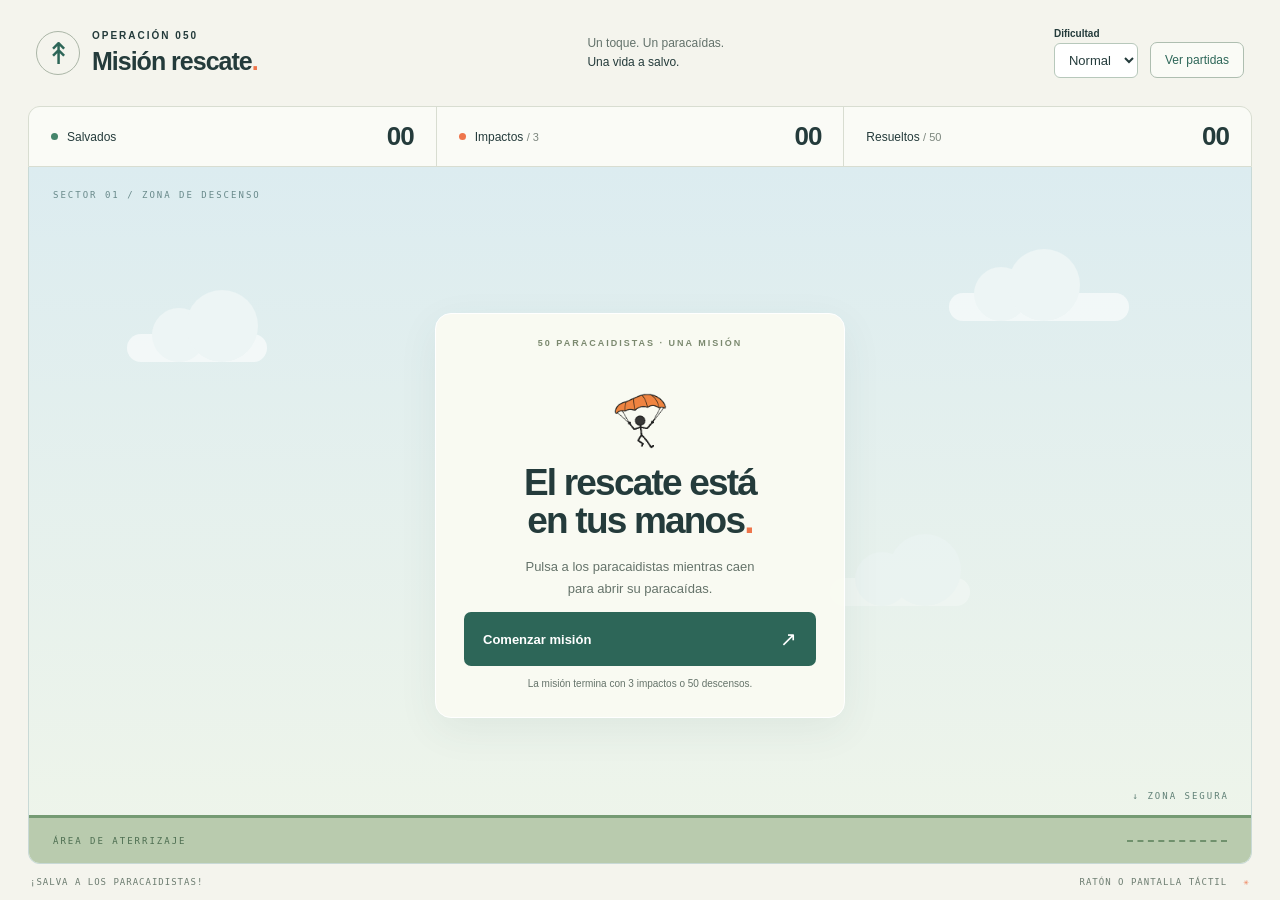
<file: index.html>
<!doctype html>
<html lang="es">
<head>
  <meta charset="utf-8">
  <meta name="viewport" content="width=device-width, initial-scale=1">
  <title>Misión rescate · Salva a los paracaidistas</title>
  <link rel="stylesheet" href="css/estilos.css">
  <script type="module" src="js/juego.js"></script>
  <script src="js/juego.js" defer type="module"></script>
  <script src="js/juego.js" type="module" defer></script>
</head>
<body>
  <header class="cabecera">
    <div class="marca"><span class="emblema" aria-hidden="true">↟</span><div><p class="etiqueta">OPERACIÓN 050</p><h1>Misión rescate<span>.</span></h1></div></div>
    <p class="instruccion">Un toque. Un paracaídas. <strong>Una vida a salvo.</strong></p>
    <div class="controles"><div><label for="dificultad">Dificultad</label><select id="dificultad"><option value="facil">Fácil</option><option value="normal" selected>Normal</option><option value="dificil">Difícil</option></select></div><button id="ver-historial" class="boton-secundario" type="button">Ver partidas</button></div>
  </header>
  <main>
    <section class="marcadores" aria-label="Marcadores de la partida">
      <div><span class="indicador verde"></span><span>Salvados</span><strong id="salvados">00</strong></div>
      <div><span class="indicador naranja"></span><span>Impactos <small>/ 3</small></span><strong id="estrelladoss">00</strong></div>
      <div><span>Resueltos <small>/ 50</small></span><strong id="resueltos">00</strong></div>
    </section>
    <section id="escenario" aria-label="Zona de rescate">
      <div class="decoracion" aria-hidden="true"><span class="nube nube-a"></span><span class="nube nube-b"></span><span class="nube nube-c"></span><span class="coordenada">SECTOR 01 / ZONA DE DESCENSO</span><span class="cota">↓ ZONA SEGURA</span></div>
      <div id="personajes" aria-label="Paracaidistas"></div>
      <div id="suelo" aria-hidden="true"><span>ÁREA DE ATERRIZAJE</span><i></i></div>
      <section id="panel-inicio" class="panel" aria-labelledby="titulo-inicio">
        <p class="etiqueta">50 PARACAIDISTAS · UNA MISIÓN</p>
        <div class="ilustracion" aria-hidden="true"><img src="img/paracaidas.gif" alt=""></div>
        <h2 id="titulo-inicio">El rescate está<br>en tus manos<span>.</span></h2>
        <p>Pulsa a los paracaidistas mientras caen<br>para abrir su paracaídas.</p>
        <button id="iniciar" class="boton">Comenzar misión <span aria-hidden="true">↗</span></button>
        <p class="nota">La misión termina con 3 impactos o 50 descensos.</p>
      </section>
      <section id="panel-final" class="panel" aria-labelledby="titulo-final" hidden>
        <p class="etiqueta">INFORME DE RESCATE</p>
        <h2 id="titulo-final">Misión finalizada<span>.</span></h2>
        <p id="resultado" role="status"></p>
        <form id="guardar-partida">
          <label for="nombre">Tu nombre</label>
          <div class="fila-formulario"><input id="nombre" name="nombre" required maxlength="40" autocomplete="nickname" placeholder="Escribe tu nombre"><button id="guardar" class="boton" type="submit">Guardar partida</button></div>
          <p id="estado-guardado" class="mensaje" role="status"></p>
        </form>
        <button id="reiniciar" class="boton">Volver a intentarlo <span aria-hidden="true">↻</span></button>
      </section>
    </section>
  </main>
  <dialog id="historial" aria-labelledby="titulo-historial">
    <div class="titulo-historial"><h2 id="titulo-historial">Partidas jugadas</h2><button id="cerrar-historial" class="boton-secundario" type="button">Cerrar</button></div>
    <p>1 punto por paracaidista salvado. Registros guardados en este navegador.</p>
    <label for="orden-historial">Ordenar por</label>
    <select id="orden-historial"><option value="fecha">Fecha: más recientes primero</option><option value="puntuacion">Puntuación: mayor primero</option></select>
    <p id="estado-historial" class="mensaje" role="status"></p>
    <div class="tabla-historial"><table><caption class="solo-lectores">Registro de partidas</caption><thead><tr><th scope="col">Nombre</th><th scope="col">Fecha</th><th scope="col">Puntos</th><th scope="col">Impactos</th><th scope="col">Dificultad</th></tr></thead><tbody id="filas-historial"></tbody></table></div>
  </dialog>
  <footer><span>¡SALVA A LOS PARACAIDISTAS!</span><span>RATÓN O PANTALLA TÁCTIL <b aria-hidden="true">✳</b></span></footer>
 
</body>
</html>
</file>
<file: css/estilos.css>
:root{font-family:"Segoe UI",Arial,sans-serif;color:#243b3b;background:#f4f4ed;font-synthesis:none;--naranja:#ee754b;--verde:#2d6658}
*{box-sizing:border-box}body{margin:0;height:100vh;height:100dvh;display:flex;flex-direction:column;overflow:hidden}button{font:inherit}button:focus-visible{outline:3px solid #263f70;outline-offset:3px}[hidden]{display:none!important}
.cabecera{display:flex;align-items:center;justify-content:space-between;padding:22px 36px;gap:20px}.marca{display:flex;align-items:center;gap:12px}.emblema{display:grid;place-items:center;border:1px solid #abb6a7;border-radius:50%;height:44px;width:44px;font-size:30px;color:var(--verde)}.etiqueta{font-size:10px;font-weight:700;letter-spacing:2px;margin:0 0 6px}h1{font-size:25px;letter-spacing:-1px;margin:0}h1 span,h2 span{color:var(--naranja)}.instruccion{font-size:12px;line-height:1.6;color:#63726b}.instruccion strong{display:block;font-weight:500;color:#243b3b}.insignia{font:10px Consolas,monospace;border:1px solid #c7cdc0;padding:9px 12px;border-radius:5px;letter-spacing:1px}
main{flex:1;min-height:0;display:flex;flex-direction:column;margin:0 28px}.marcadores{display:flex;gap:1px;background:#d8ddd1;border:1px solid #d8ddd1;border-radius:12px 12px 0 0;overflow:hidden;flex-shrink:0}.marcadores>div{flex:1;background:#fafbf6;display:flex;align-items:center;gap:9px;padding:14px 22px;font-size:12px}.marcadores strong{margin-left:auto;font-size:26px;font-variant-numeric:tabular-nums;font-weight:600;letter-spacing:-1px}.marcadores small{font-size:11px;color:#7c867e}.indicador{height:7px;width:7px;border-radius:50%;flex-shrink:0}.verde{background:#45856b}.naranja{background:var(--naranja)}
#escenario{position:relative;flex:1;min-height:0;background:#dfeef1;border:1px solid #c8d9d6;border-top:0;border-radius:0 0 12px 12px;overflow:hidden;isolation:isolate}#personajes{position:absolute;inset:0;z-index:2}.decoracion{position:absolute;inset:0;pointer-events:none;background:linear-gradient(#dcecf0,#eff5ea)}.coordenada{position:absolute;top:23px;left:24px;font:9px Consolas,monospace;letter-spacing:2px;color:#68898a}.cota{position:absolute;bottom:62px;right:22px;font:9px Consolas,monospace;letter-spacing:2px;color:#608076}.nube{position:absolute;width:140px;height:28px;border-radius:60px;background:#fff9}.nube:before,.nube:after{content:"";position:absolute;border-radius:50%;background:#edf5f5;width:54px;height:54px;bottom:0;left:25px}.nube:after{width:72px;height:72px;left:59px}.nube-a{top:24%;left:8%}.nube-b{top:18%;right:10%;width:180px}.nube-c{top:59%;right:23%;opacity:.5}
#suelo{position:absolute;bottom:0;height:48px;width:100%;background:#b9cbae;border-top:3px solid #759b73;z-index:1;display:flex;align-items:center;justify-content:space-between;padding:0 24px}#suelo span{font:9px Consolas,monospace;letter-spacing:2px;color:#4d6e51}#suelo i{width:100px;height:1px;border-top:2px dashed #70916d}
.personaje{position:absolute;width:64px;height:80px;border:0;padding:0;background:transparent;touch-action:manipulation;cursor:pointer;z-index:2}.personaje img{display:block;width:100%;height:100%;object-fit:contain;pointer-events:none}.personaje:disabled{cursor:default;z-index:1}.personaje:focus-visible{outline:2px dashed #b05834;outline-offset:-2px}
.panel{position:absolute;z-index:3;inset:0;margin:auto;width:min(410px,calc(100% - 32px));height:fit-content;max-height:calc(100% - 24px);padding:24px 28px;text-align:center;background:#fafbf3f5;border:1px solid #fff;border-radius:16px;box-shadow:0 12px 40px #38595512}.panel h2{font-size:37px;line-height:1.04;letter-spacing:-1.8px;margin:12px 0 16px;font-weight:650}.panel>p:not(.etiqueta){font-size:13px;line-height:1.65;color:#65736a}.ilustracion{height:92px;margin-top:12px}.ilustracion img{height:100%;width:92px;object-fit:contain}.boton{border:0;border-radius:7px;background:var(--verde);color:#fff;width:100%;padding:15px 19px;text-align:left;font-size:13px;font-weight:600;cursor:pointer;margin-top:10px;display:flex;justify-content:space-between;align-items:center}.boton:hover{background:#204e42}.boton span{font-size:20px}.panel p.nota{font-size:10px;margin-bottom:0}.panel .etiqueta{color:#7b896f;font-size:9px}footer{padding:13px 30px;display:flex;justify-content:space-between;font:9px Consolas,monospace;letter-spacing:1px;color:#6d7d71;gap:10px}footer b{color:var(--naranja);margin-left:10px}
@media(max-width:650px){.cabecera{padding:14px 16px}.instruccion,.insignia{display:none}h1{font-size:22px}.emblema{width:38px;height:38px}.etiqueta{font-size:8px}main{margin:0 10px}.marcadores>div{padding:10px 9px;gap:5px;font-size:10px}.marcadores strong{font-size:22px}.marcadores small{font-size:9px}.coordenada{font-size:8px;left:16px}.panel{padding:20px}.panel h2{font-size:34px}footer{padding:10px 14px;font-size:8px;letter-spacing:0}footer b{display:none}}
@media(max-height:600px){.cabecera{padding-top:8px;padding-bottom:8px}.ilustracion,.panel .nota{display:none}.panel{padding:12px 22px}.panel h2{font-size:25px;margin:8px 0}.panel>p:not(.etiqueta){margin:6px 0;font-size:11px}.boton{padding:9px 14px;margin-top:6px}.marcadores>div{padding-top:6px;padding-bottom:6px}footer{padding-top:6px;padding-bottom:6px}}
.boton-secundario{border:1px solid #aebeb0;border-radius:7px;background:#fafbf6;color:var(--verde);padding:10px 14px;cursor:pointer;font-size:12px;flex-shrink:0}button:disabled{cursor:default;opacity:.6}#panel-final{overflow-y:auto}#guardar-partida{text-align:left;border-top:1px solid #d8ddd1;padding-top:12px}label{display:block;font-size:12px;font-weight:600;margin:0 0 7px}.fila-formulario{display:flex;gap:8px}.fila-formulario .boton{width:auto;flex-shrink:0;margin:0;padding:10px;font-size:12px}input,select{font:inherit;font-size:13px;border:1px solid #b7c8bb;border-radius:6px;padding:10px;background:#fff;color:#243b3b}input{width:100%;min-width:0}.mensaje{font-size:12px;line-height:1.5;color:#4e6656}dialog{width:min(680px,calc(100% - 24px));max-height:85dvh;border:1px solid #c7d3c5;border-radius:14px;padding:24px;color:#243b3b;background:#fafbf6}dialog::backdrop{background:#142e35a6}.titulo-historial{display:flex;align-items:center;justify-content:space-between;gap:16px}.titulo-historial h2{font-size:22px;margin:0}dialog>p{font-size:12px;line-height:1.5}dialog select{max-width:100%;margin-bottom:6px}.tabla-historial{max-height:48dvh;overflow:auto}table{width:100%;border-collapse:collapse;font-size:12px;text-align:left}th,td{padding:12px 8px;border-bottom:1px solid #d8ddd1;overflow-wrap:anywhere}th{position:sticky;top:0;background:#edf2e8}td:first-child{max-width:160px}.solo-lectores{position:absolute;width:1px;height:1px;overflow:hidden;clip-path:inset(50%)}@media(max-width:380px){.fila-formulario{flex-direction:column}.fila-formulario .boton{justify-content:center}.titulo-historial h2{font-size:18px}dialog{padding:14px}}
.controles{display:flex;align-items:flex-end;gap:12px}.controles label{font-size:10px;margin-bottom:4px}.controles select{padding:8px 10px}.controles .boton-secundario{min-height:35px}select:disabled{opacity:.65}@media(max-width:650px){.cabecera{flex-wrap:wrap;gap:10px}.controles{margin-left:auto;gap:8px}.controles select{padding:6px;font-size:12px}.controles .boton-secundario{padding:8px;font-size:11px}.cabecera .marca{gap:6px}.tabla-historial table{min-width:480px}}@media(max-width:440px){.instruccion{display:none}.emblema{display:none}h1{font-size:19px}.cabecera{padding:10px 12px}.controles label{font-size:9px}.marca .etiqueta{font-size:7px;letter-spacing:1px}}@media(max-height:600px){.controles label{display:none}}

.oculto{
    display: none;
}

.mostrar{
    display: block;
}
</file>
